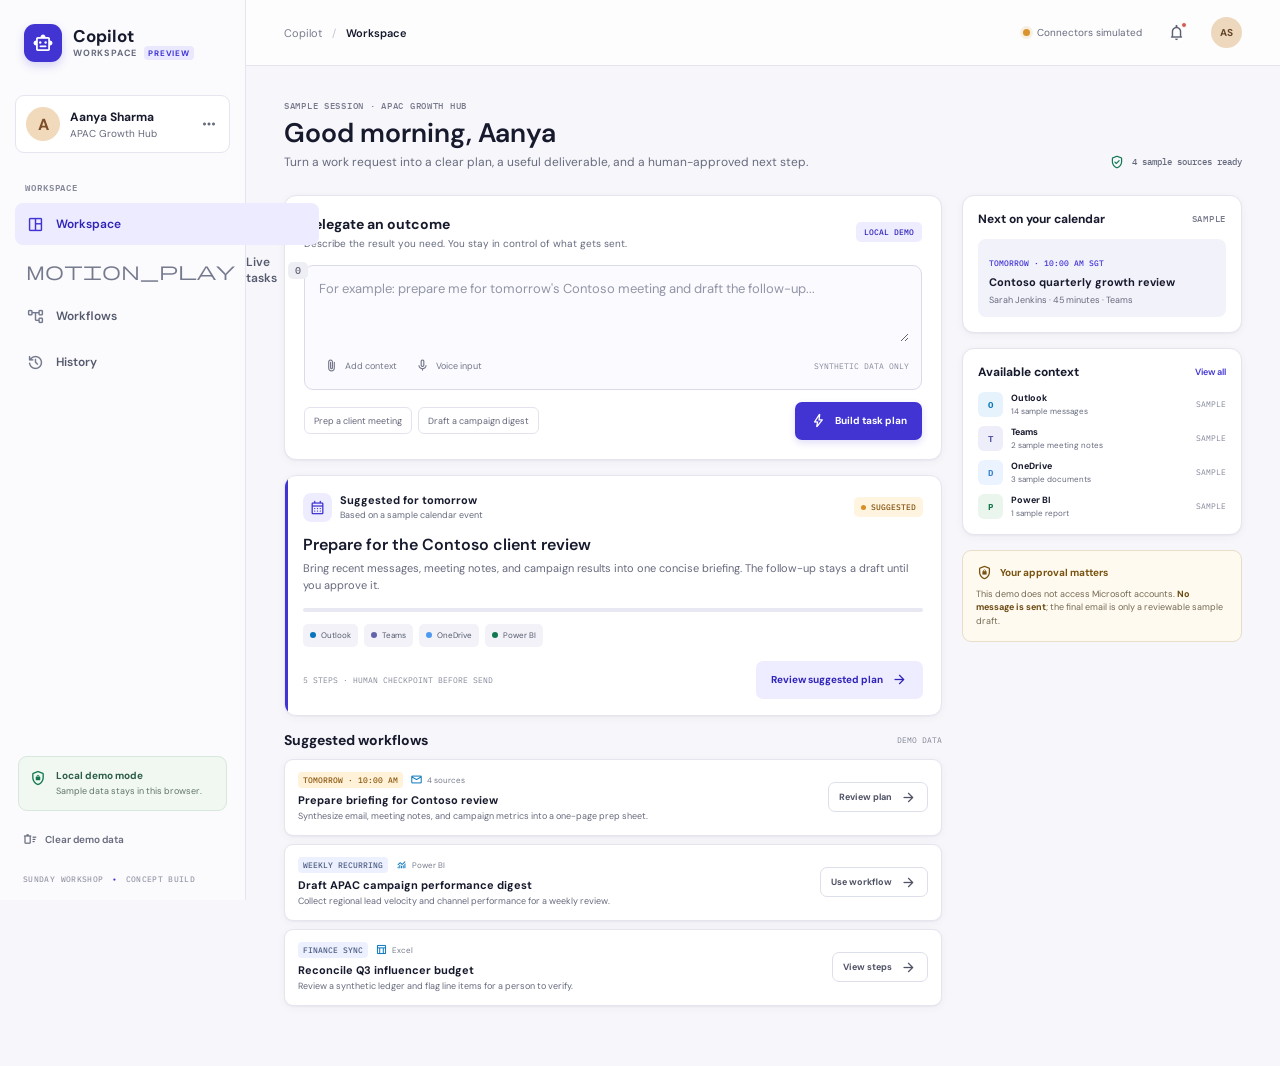
<file: index.html>
<!doctype html>
<html lang="en">
  <head>
    <meta charset="utf-8">
    <meta name="viewport" content="width=device-width, initial-scale=1">
    <meta name="theme-color" content="#f7f7fb">
    <meta name="description" content="Sunday Workshop is a portfolio prototype for planning, running, and reviewing an in-context Copilot task.">
    <title>Sunday Workshop | Copilot Workspace</title>
    <link rel="preconnect" href="https://fonts.googleapis.com">
    <link rel="preconnect" href="https://fonts.gstatic.com" crossorigin>
    <link href="https://fonts.googleapis.com/css2?family=DM+Sans:wght@400;500;600;700&family=IBM+Plex+Mono:wght@400;500;600&family=Material+Symbols+Rounded:opsz,wght,FILL,GRAD@20..48,400,0,0&display=swap" rel="stylesheet">
    <link rel="stylesheet" href="styles.css">
    <script src="app.js" defer></script>
  </head>
  <body>
    <div class="app-shell">
      <aside class="sidebar" aria-label="Main navigation">
        <a class="brand" href="#workspace" data-view="workspace" aria-label="Sunday Workshop workspace">
          <span class="brand-mark" aria-hidden="true"><span class="material-symbols-rounded">smart_toy</span></span>
          <span class="brand-copy"><strong>Copilot</strong><span>WORKSPACE <i>PREVIEW</i></span></span>
        </a>

        <div class="tenant-block">
          <span class="tenant-avatar">A</span>
          <span><strong>Aanya Sharma</strong><small>APAC Growth Hub</small></span>
          <span class="material-symbols-rounded tenant-more" aria-hidden="true">more_horiz</span>
        </div>

        <p class="nav-label">WORKSPACE</p>
        <nav class="primary-nav" aria-label="Workspace views">
          <button class="nav-item is-active" type="button" data-view="workspace"><span class="material-symbols-rounded" aria-hidden="true">space_dashboard</span><span>Workspace</span></button>
          <button class="nav-item" type="button" data-view="live"><span class="material-symbols-rounded" aria-hidden="true">motion_play</span><span>Live tasks</span><span class="nav-count" id="live-count">0</span></button>
          <button class="nav-item" type="button" data-view="workflows"><span class="material-symbols-rounded" aria-hidden="true">account_tree</span><span>Workflows</span></button>
          <button class="nav-item" type="button" data-view="history"><span class="material-symbols-rounded" aria-hidden="true">history</span><span>History</span></button>
        </nav>

        <div class="sidebar-bottom">
          <div class="privacy-note"><span class="material-symbols-rounded" aria-hidden="true">shield_lock</span><span><strong>Local demo mode</strong><small>Sample data stays in this browser.</small></span></div>
          <button class="text-button clear-button" type="button" data-action="clear-data"><span class="material-symbols-rounded" aria-hidden="true">delete_sweep</span>Clear demo data</button>
          <div class="sidebar-foot">SUNDAY WORKSHOP <span>•</span> CONCEPT BUILD</div>
        </div>
      </aside>

      <div class="main-column">
        <header class="topbar">
          <div class="breadcrumb"><span>Copilot</span><span class="crumb-divider">/</span><strong id="topbar-view">Workspace</strong></div>
          <div class="topbar-right">
            <span class="demo-status"><span class="status-dot"></span> Connectors simulated</span>
            <button class="icon-button notification-button" type="button" aria-label="Notifications"><span class="material-symbols-rounded" aria-hidden="true">notifications</span><span class="notification-dot"></span></button>
            <span class="avatar-small" aria-label="Aanya Sharma">AS</span>
          </div>
        </header>

        <main id="app-main" class="content" tabindex="-1"></main>
        <nav id="mobile-nav" class="mobile-nav" aria-label="Main navigation"></nav>
      </div>
    </div>
    <div id="toast" class="toast" role="status" aria-live="polite"></div>
  </body>
</html>
</file>
<file: styles.css>
:root {
  color-scheme: light;
  --canvas: #f7f7fb;
  --surface: #ffffff;
  --surface-soft: #f0f0fa;
  --surface-tint: #e9eaff;
  --ink: #171a2d;
  --muted: #666a7d;
  --line: #e4e5ef;
  --primary: #4134d2;
  --primary-strong: #3023ba;
  --blue: #0876bd;
  --green: #137852;
  --green-soft: #e7f5ed;
  --amber: #9b5a0c;
  --amber-soft: #fff4df;
  --red: #b3443e;
  --red-soft: #fff0ed;
  --shadow: 0 2px 8px rgba(29, 32, 59, .045), 0 1px 2px rgba(29, 32, 59, .04);
  --radius: 12px;
  font-family: "DM Sans", "Segoe UI", sans-serif;
  font-synthesis: none;
  text-rendering: optimizeLegibility;
}

* { box-sizing: border-box; }
body { margin: 0; min-width: 320px; background: var(--canvas); color: var(--ink); }
button, textarea { font: inherit; }
button { color: inherit; }
button:focus-visible, a:focus-visible, textarea:focus-visible { outline: 3px solid #8c87f3; outline-offset: 2px; }
.material-symbols-rounded { font-size: 20px; line-height: 1; font-weight: normal; font-style: normal; display: inline-flex; white-space: nowrap; direction: ltr; -webkit-font-feature-settings: "liga"; -webkit-font-smoothing: antialiased; font-feature-settings: "liga"; }
.app-shell { min-height: 100vh; display: grid; grid-template-columns: 246px minmax(0, 1fr); }
.sidebar { position: sticky; top: 0; height: 100vh; display: flex; flex-direction: column; padding: 24px 15px 16px; background: #fbfbfd; border-right: 1px solid var(--line); }
.brand { display: flex; align-items: center; gap: 11px; padding: 0 9px; color: inherit; text-decoration: none; }
.brand-mark { width: 38px; height: 38px; display: grid; place-items: center; color: white; background: var(--primary); border-radius: 11px; box-shadow: 0 4px 10px #4134d233; }
.brand-mark .material-symbols-rounded { font-size: 22px; }
.brand-copy { display: grid; gap: 1px; }
.brand-copy strong { font-size: 17px; line-height: 1.15; }
.brand-copy > span { color: var(--muted); font-size: 9px; letter-spacing: .09em; font-weight: 700; }
.brand-copy i { margin-left: 4px; padding: 2px 4px; color: var(--primary); background: #e9e8ff; border-radius: 4px; font-size: 8px; font-style: normal; }
.tenant-block { display: flex; align-items: center; gap: 10px; margin: 33px 0 26px; padding: 11px 10px; border: 1px solid var(--line); border-radius: 9px; background: var(--surface); }
.tenant-avatar, .avatar-small { flex: 0 0 auto; display: grid; place-items: center; border-radius: 50%; font-weight: 700; }
.tenant-avatar { width: 34px; height: 34px; color: #7c4d26; background: #f1d9bb; }
.tenant-block strong, .tenant-block small { display: block; }
.tenant-block strong { font-size: 12px; }
.tenant-block small { margin-top: 2px; color: var(--muted); font-size: 10px; }
.tenant-more { margin-left: auto; color: var(--muted); }
.nav-label { margin: 0 10px 8px; color: #85889a; font: 600 9px "IBM Plex Mono", monospace; letter-spacing: .1em; }
.primary-nav { display: grid; gap: 4px; }
.nav-item { width: 100%; min-height: 42px; display: flex; align-items: center; gap: 11px; padding: 0 11px; border: 0; border-radius: 8px; color: #565a6e; background: transparent; text-align: left; cursor: pointer; font-size: 12px; font-weight: 600; }
.nav-item .material-symbols-rounded { font-size: 19px; color: #75798d; }
.nav-item:hover { background: #f0f0f8; }
.nav-item.is-active { color: var(--primary-strong); background: #ecebff; }
.nav-item.is-active .material-symbols-rounded { color: var(--primary); }
.nav-count { margin-left: auto; min-width: 20px; padding: 2px 5px; border-radius: 5px; color: #5e6073; background: #eeeff4; text-align: center; font: 500 10px "IBM Plex Mono", monospace; }
.sidebar-bottom { margin-top: auto; }
.privacy-note { display: flex; align-items: flex-start; gap: 9px; margin: 0 3px 12px; padding: 12px 10px; border: 1px solid #d7e8dc; border-radius: 9px; background: #f1f8f2; color: var(--green); }
.privacy-note > .material-symbols-rounded { font-size: 18px; }
.privacy-note strong, .privacy-note small { display: block; }
.privacy-note strong { color: #2b5d46; font-size: 10px; }
.privacy-note small { margin-top: 3px; color: #62756a; font-size: 9px; line-height: 1.4; }
.text-button { display: inline-flex; align-items: center; gap: 7px; padding: 8px 7px; border: 0; color: var(--muted); background: transparent; cursor: pointer; font-size: 10px; font-weight: 600; }
.text-button .material-symbols-rounded { font-size: 16px; }
.text-button:hover { color: var(--red); }
.sidebar-foot { margin: 19px 8px 0; color: #989aaa; font: 500 8px "IBM Plex Mono", monospace; letter-spacing: .045em; }
.sidebar-foot span { padding: 0 3px; color: var(--primary); }
.main-column { min-width: 0; }
.topbar { height: 66px; display: flex; align-items: center; justify-content: space-between; padding: 0 38px; border-bottom: 1px solid var(--line); background: rgba(255,255,255,.76); }
.breadcrumb { display: flex; align-items: center; gap: 10px; color: #797c8d; font-size: 11px; }
.breadcrumb strong { color: var(--ink); font-weight: 600; }
.crumb-divider { color: #c4c5ce; }
.topbar-right { display: flex; align-items: center; gap: 18px; }
.demo-status { display: inline-flex; align-items: center; gap: 7px; color: #686b7d; font-size: 10px; }
.status-dot { width: 7px; height: 7px; border-radius: 50%; background: #d9932d; box-shadow: 0 0 0 3px #d9932d20; }
.icon-button { position: relative; width: 33px; height: 33px; display: grid; place-items: center; border: 0; border-radius: 8px; color: #5c6072; background: transparent; cursor: pointer; }
.icon-button:hover { background: var(--surface-soft); }
.icon-button .material-symbols-rounded { font-size: 19px; }
.notification-dot { position: absolute; top: 6px; right: 6px; width: 6px; height: 6px; border: 1px solid white; border-radius: 50%; background: #cf5c51; }
.avatar-small { width: 31px; height: 31px; color: #63452a; background: #eed8bd; font-size: 10px; }
.content { width: min(1320px, 100%); margin: 0 auto; padding: 34px 38px 60px; }
.eyebrow { color: #777a8c; font: 500 9px "IBM Plex Mono", monospace; letter-spacing: .08em; text-transform: uppercase; }
.page-heading { display: flex; align-items: flex-end; justify-content: space-between; gap: 24px; margin-bottom: 22px; }
.page-heading h1 { margin: 7px 0 5px; font-size: clamp(24px, 2.1vw, 31px); font-weight: 600; line-height: 1.13; letter-spacing: 0; }
.page-heading p { max-width: 570px; margin: 0; color: var(--muted); font-size: 12px; line-height: 1.6; }
.heading-meta { display: flex; align-items: center; gap: 7px; padding-bottom: 3px; white-space: nowrap; color: var(--muted); font: 500 9px "IBM Plex Mono", monospace; }
.heading-meta .material-symbols-rounded { font-size: 16px; color: var(--green); }
.workspace-grid { display: grid; grid-template-columns: minmax(0, 1fr) 280px; gap: 20px; align-items: start; }
.main-stack, .side-stack { display: grid; gap: 15px; min-width: 0; }
.panel { min-width: 0; border: 1px solid var(--line); border-radius: var(--radius); background: var(--surface); box-shadow: var(--shadow); }
.composer-panel { padding: 19px; }
.panel-heading { display: flex; align-items: center; justify-content: space-between; gap: 12px; }
.panel-heading h2, .section-heading h2 { margin: 0; font-size: 14px; font-weight: 700; }
.panel-heading p { margin: 4px 0 0; color: var(--muted); font-size: 10px; }
.mode-label { padding: 5px 8px; border-radius: 5px; color: var(--primary-strong); background: #eeedff; font: 500 8px "IBM Plex Mono", monospace; }
.composer { margin-top: 15px; padding: 11px 12px 9px; border: 1px solid #dadbea; border-radius: 9px; background: #fafaff; transition: border-color .2s, box-shadow .2s; }
.composer:focus-within { border-color: #8d87eb; box-shadow: 0 0 0 3px #7166dc1b; }
.composer textarea { width: 100%; min-height: 65px; resize: vertical; border: 0; outline: 0; color: var(--ink); background: transparent; font-size: 13px; line-height: 1.55; }
.composer textarea::placeholder { color: #9295a5; }
.composer-footer { display: flex; align-items: center; justify-content: space-between; gap: 12px; margin-top: 5px; }
.composer-tools { display: flex; align-items: center; gap: 4px; }
.tool-button { display: inline-flex; align-items: center; gap: 6px; min-height: 28px; padding: 0 7px; border: 0; border-radius: 6px; color: #727688; background: transparent; cursor: pointer; font-size: 9px; }
.tool-button .material-symbols-rounded { font-size: 15px; }
.tool-button:hover { color: var(--primary); background: #eeeeff; }
.composer-hint { color: #888b9b; font: 400 8px "IBM Plex Mono", monospace; }
.composer-actions { display: flex; align-items: center; justify-content: space-between; gap: 12px; margin-top: 12px; }
.quick-prompts { display: flex; align-items: center; gap: 6px; flex-wrap: wrap; }
.quick-prompt { min-height: 27px; padding: 0 9px; border: 1px solid #e3e3ef; border-radius: 6px; color: #626579; background: white; cursor: pointer; font-size: 9px; }
.quick-prompt:hover { border-color: #c3c0ee; color: var(--primary); background: #f8f7ff; }
.button { min-height: 38px; display: inline-flex; align-items: center; justify-content: center; gap: 8px; padding: 0 14px; border: 1px solid transparent; border-radius: 7px; cursor: pointer; font-size: 10px; font-weight: 700; transition: transform .16s, background .16s, border-color .16s; }
.button:active { transform: translateY(1px); }
.button .material-symbols-rounded { font-size: 17px; }
.button-primary { color: white; background: var(--primary); box-shadow: 0 3px 7px #4134d22a; }
.button-primary:hover { background: var(--primary-strong); }
.button-secondary { border-color: #dddfea; color: #4f5265; background: #fff; }
.button-secondary:hover { border-color: #c7c7d6; background: #f8f8fc; }
.button-soft { color: var(--primary-strong); background: #eeedff; }
.button-soft:hover { background: #e4e2ff; }
.button-danger { color: #a03934; background: var(--red-soft); border-color: #f4d9d5; }
.button-success { color: white; background: var(--green); }
.button-success:hover { background: #0e6746; }
.button-wide { width: 100%; }
.featured-task { position: relative; overflow: hidden; padding: 17px 18px 16px; }
.featured-task::before { position: absolute; top: 0; left: 0; width: 3px; height: 100%; background: var(--primary); content: ""; }
.feature-top, .feature-bottom { display: flex; align-items: center; justify-content: space-between; gap: 12px; }
.feature-top { margin-bottom: 12px; }
.feature-title { display: flex; align-items: center; gap: 8px; min-width: 0; }
.task-orb { width: 29px; height: 29px; display: grid; place-items: center; flex: 0 0 auto; border-radius: 8px; color: var(--primary); background: #eeedff; }
.task-orb .material-symbols-rounded { font-size: 17px; }
.feature-title strong { display: block; font-size: 11px; }
.feature-title small { display: block; margin-top: 2px; color: var(--muted); font-size: 9px; }
.state-tag { display: inline-flex; align-items: center; gap: 5px; padding: 5px 7px; border-radius: 5px; color: #81520e; background: var(--amber-soft); font: 500 8px "IBM Plex Mono", monospace; }
.state-tag .status-dot { width: 5px; height: 5px; background: #d79024; box-shadow: none; }
.featured-task h3 { margin: 0 0 5px; font-size: 16px; font-weight: 600; }
.featured-task > p { max-width: 690px; margin: 0; color: var(--muted); font-size: 11px; line-height: 1.55; }
.progress-line { height: 4px; overflow: hidden; margin: 14px 0 12px; border-radius: 8px; background: #e8e8f3; }
.progress-line > span { display: block; width: 0; height: 100%; border-radius: inherit; background: var(--primary); transition: width .5s ease; }
.connector-row { display: flex; align-items: center; gap: 6px; flex-wrap: wrap; }
.connector-pill { display: inline-flex; align-items: center; gap: 5px; min-height: 23px; padding: 0 7px; border-radius: 5px; color: #565a6d; background: #f2f2f8; font-size: 8px; }
.connector-pill b { width: 6px; height: 6px; border-radius: 50%; background: var(--blue); }
.connector-pill.teams b { background: #6264a7; }
.connector-pill.drive b { background: #4e9af0; }
.connector-pill.analytics b { background: var(--green); }
.feature-bottom { margin-top: 14px; }
.feature-bottom .microcopy { color: #878a9a; font: 400 8px "IBM Plex Mono", monospace; }
.section-heading { display: flex; align-items: center; justify-content: space-between; gap: 12px; margin-bottom: 10px; }
.section-heading small { color: #818497; font: 400 8px "IBM Plex Mono", monospace; text-transform: uppercase; }
.suggestion-list { display: grid; gap: 8px; }
.suggestion { display: grid; grid-template-columns: 1fr auto; align-items: center; gap: 12px; padding: 12px 13px; border: 1px solid var(--line); border-radius: 9px; background: white; box-shadow: var(--shadow); }
.suggestion-copy { min-width: 0; }
.suggestion-meta { display: flex; align-items: center; gap: 7px; flex-wrap: wrap; margin-bottom: 5px; }
.priority-label, .frequency-label { padding: 3px 5px; border-radius: 4px; color: #8b5710; background: #fff2d8; font: 500 8px "IBM Plex Mono", monospace; }
.frequency-label { color: #4d5d84; background: #edf1ff; }
.source-caption { display: inline-flex; align-items: center; gap: 4px; color: #777b8c; font-size: 8px; }
.source-caption .material-symbols-rounded { color: var(--blue); font-size: 13px; }
.suggestion h3 { margin: 0 0 3px; font-size: 11px; font-weight: 700; }
.suggestion p { max-width: 650px; margin: 0; color: var(--muted); font-size: 9px; line-height: 1.45; }
.suggestion .button { min-height: 30px; padding: 0 10px; font-size: 9px; }
.side-panel { padding: 15px; }
.section-title-line { display: flex; align-items: center; justify-content: space-between; gap: 8px; margin-bottom: 12px; }
.section-title-line h2 { margin: 0; font-size: 12px; }
.section-title-line a { color: var(--primary); cursor: pointer; text-decoration: none; font-size: 9px; font-weight: 600; }
.today-event { padding: 11px; border-radius: 8px; background: #f2f2fb; }
.event-date { display: inline-block; margin-bottom: 7px; color: var(--primary); font: 500 8px "IBM Plex Mono", monospace; }
.today-event strong { display: block; font-size: 11px; line-height: 1.4; }
.today-event p { margin: 4px 0 0; color: var(--muted); font-size: 9px; }
.source-list { display: grid; gap: 9px; }
.source-item { display: flex; align-items: center; gap: 8px; }
.source-logo { width: 25px; height: 25px; display: grid; place-items: center; border-radius: 6px; color: var(--blue); background: #e7f3fc; font: 700 9px "IBM Plex Mono", monospace; }
.source-logo.teams-logo { color: #5557a4; background: #eeedfa; }
.source-logo.drive-logo { color: #3983cf; background: #eaf3ff; }
.source-logo.excel-logo { color: #15784d; background: #e9f5ed; }
.source-item strong, .source-item small { display: block; }
.source-item strong { font-size: 9px; }
.source-item small { margin-top: 2px; color: var(--muted); font-size: 8px; }
.source-item .source-state { margin-left: auto; color: #85889a; font: 400 8px "IBM Plex Mono", monospace; }
.trust-panel { padding: 13px; border: 1px solid #e7ddc8; border-radius: 9px; background: #fffaf0; }
.trust-heading { display: flex; align-items: center; gap: 7px; color: #78520f; font-size: 10px; font-weight: 700; }
.trust-heading .material-symbols-rounded { font-size: 17px; }
.trust-panel p { margin: 7px 0 0; color: #736953; font-size: 9px; line-height: 1.5; }
.trust-panel strong { color: #6b4a12; }
.metric-row { display: grid; grid-template-columns: 1fr 1fr; gap: 8px; margin-top: 12px; }
.metric { padding: 10px; border-radius: 7px; background: #f4f4fa; }
.metric strong { display: block; font: 600 16px "IBM Plex Mono", monospace; }
.metric span { display: block; margin-top: 4px; color: var(--muted); font-size: 8px; }
.view-narrow { max-width: 900px; margin: 0 auto; }
.view-actions { display: flex; align-items: center; gap: 8px; }
.request-box { padding: 15px; border: 1px solid #dfdff0; border-radius: 9px; background: #f1f1fb; }
.request-label { display: flex; align-items: center; gap: 7px; margin-bottom: 8px; color: #666a7d; font: 500 8px "IBM Plex Mono", monospace; letter-spacing: .05em; text-transform: uppercase; }
.request-label .material-symbols-rounded { color: var(--primary); font-size: 16px; }
.request-box p { margin: 0; color: #383b4f; font-size: 11px; line-height: 1.65; }
.plan-summary { display: grid; grid-template-columns: minmax(0,1fr) auto; align-items: center; gap: 15px; margin-top: 13px; padding: 14px 15px; border-radius: 9px; background: #e9eaff; }
.plan-summary h2 { margin: 0 0 5px; font-size: 14px; }
.plan-summary p { margin: 0; color: #686b7f; font-size: 9px; }
.plan-duration { color: var(--primary); font: 500 9px "IBM Plex Mono", monospace; }
.checkpoint-banner { display: flex; align-items: flex-start; gap: 8px; margin-top: 11px; padding: 10px; border: 1px solid #f1d9ab; border-radius: 7px; color: #755319; background: #fff8e9; font-size: 9px; line-height: 1.5; }
.checkpoint-banner .material-symbols-rounded { flex: 0 0 auto; font-size: 16px; }
.agent-row { display: flex; align-items: center; gap: 8px; overflow-x: auto; padding: 1px 0 3px; }
.agent-chip { flex: 0 0 auto; display: inline-flex; align-items: center; gap: 6px; min-height: 29px; padding: 0 9px; border: 1px solid #e5e5ef; border-radius: 6px; background: white; font-size: 9px; }
.agent-chip .material-symbols-rounded { font-size: 15px; color: var(--primary); }
.agent-chip small { color: var(--muted); font-size: 8px; }
.step-list { position: relative; display: grid; gap: 0; padding: 8px 14px; }
.step-list::before { position: absolute; top: 25px; bottom: 30px; left: 28px; width: 1px; background: #d9d9ec; content: ""; }
.step { position: relative; display: grid; grid-template-columns: 29px minmax(0,1fr) auto; gap: 10px; align-items: start; padding: 11px 0; }
.step-index { z-index: 1; width: 27px; height: 27px; display: grid; place-items: center; border: 1px solid #dcdcf0; border-radius: 50%; color: var(--primary); background: #f0efff; font: 500 9px "IBM Plex Mono", monospace; }
.step-copy strong { display: block; margin: 1px 0 3px; font-size: 10px; }
.step-copy p { margin: 0; color: var(--muted); font-size: 9px; line-height: 1.5; }
.step-status { padding: 4px 6px; border-radius: 4px; color: #777a8a; background: #f1f1f5; font: 500 7px "IBM Plex Mono", monospace; white-space: nowrap; }
.step-checkpoint .step-index { color: var(--amber); border-color: #edcf91; background: #fff4d8; }
.step-checkpoint .step-status { color: #845811; background: #fff4d8; }
.plan-bottom { display: flex; align-items: center; justify-content: space-between; gap: 14px; margin-top: 14px; padding-top: 13px; border-top: 1px solid var(--line); }
.plan-bottom p { max-width: 420px; margin: 0; color: var(--muted); font-size: 8px; line-height: 1.5; }
.execution-header { padding: 17px; }
.execution-title-row { display: flex; align-items: flex-start; justify-content: space-between; gap: 15px; }
.execution-title-row h1 { margin: 5px 0 4px; font-size: 19px; font-weight: 600; }
.execution-title-row p { margin: 0; color: var(--muted); font-size: 9px; }
.progress-number { color: var(--primary); font: 500 10px "IBM Plex Mono", monospace; }
.execution-header .progress-line { height: 6px; margin: 15px 0 9px; }
.execution-meta { display: flex; justify-content: space-between; color: #777a8d; font: 400 8px "IBM Plex Mono", monospace; }
.execution-controls { display: flex; gap: 7px; margin-top: 14px; }
.execution-controls .button { min-height: 33px; }
.activity-panel { padding: 16px; }
.activity-heading { display: flex; align-items: center; justify-content: space-between; gap: 10px; margin-bottom: 11px; }
.activity-heading strong { font-size: 11px; }
.live-indicator { display: inline-flex; align-items: center; gap: 5px; color: var(--green); font: 500 8px "IBM Plex Mono", monospace; }
.live-indicator .status-dot { width: 6px; height: 6px; background: var(--green); box-shadow: none; }
.activity-message { margin: 0 0 13px; font-size: 12px; line-height: 1.5; }
.activity-feed { display: grid; gap: 0; padding: 7px 10px; border-radius: 7px; background: #f4f4fa; }
.feed-item { display: flex; align-items: center; justify-content: space-between; gap: 12px; min-height: 31px; font-size: 9px; }
.feed-item > span:first-child { display: flex; align-items: center; gap: 7px; min-width: 0; }
.feed-item .material-symbols-rounded { color: var(--green); font-size: 15px; }
.feed-item.active .material-symbols-rounded { color: var(--primary); }
.feed-item small { color: var(--green); font: 500 8px "IBM Plex Mono", monospace; white-space: nowrap; }
.feed-item.active small { color: var(--primary); }
.execution-steps { padding: 4px 15px 10px; }
.execution-steps .step { padding: 10px 0; }
.execution-steps .step.is-done .step-index { color: white; border-color: var(--green); background: var(--green); }
.execution-steps .step.is-current .step-index { color: white; border-color: var(--primary); background: var(--primary); box-shadow: 0 0 0 4px #4134d218; }
.execution-steps .step.is-current .step-status { color: var(--primary); background: #eeedff; }
.execution-steps .step.is-paused .step-index { color: var(--amber); border-color: #e5bb6f; background: var(--amber-soft); }
.execution-footer { display: flex; justify-content: space-between; align-items: center; gap: 12px; padding: 12px 15px; border-top: 1px solid var(--line); color: #777a8d; font-size: 8px; }
.source-grid { display: grid; grid-template-columns: repeat(4, 1fr); gap: 7px; }
.source-tile { display: flex; align-items: center; gap: 8px; min-width: 0; padding: 9px; border-radius: 7px; background: #f3f3fa; }
.source-tile .source-logo { flex: 0 0 auto; }
.source-tile strong, .source-tile small { display: block; overflow: hidden; text-overflow: ellipsis; white-space: nowrap; }
.source-tile strong { font-size: 9px; }
.source-tile small { margin-top: 3px; color: var(--muted); font-size: 8px; }
.trace-note { display: flex; align-items: flex-start; gap: 9px; padding: 12px; border-radius: 8px; background: #f0f0fa; }
.trace-note .material-symbols-rounded { color: var(--primary); font-size: 17px; }
.trace-note strong { display: block; font-size: 9px; }
.trace-note p { margin: 4px 0 0; color: var(--muted); font-size: 8px; line-height: 1.5; }
.review-grid { display: grid; grid-template-columns: minmax(0,1.2fr) minmax(260px,.8fr); gap: 14px; align-items: start; }
.email-card { overflow: hidden; }
.email-top { display: flex; align-items: center; gap: 9px; padding: 12px 14px; border-bottom: 1px solid var(--line); background: #fafaff; }
.email-top .source-logo { width: 29px; height: 29px; }
.email-top strong { display: block; font-size: 10px; }
.email-top small { display: block; margin-top: 3px; color: var(--muted); font: 400 8px "IBM Plex Mono", monospace; }
.email-status { margin-left: auto; color: #8e5d14; font: 500 7px "IBM Plex Mono", monospace; }
.email-fields { display: grid; gap: 7px; padding: 12px 14px; border-bottom: 1px solid #f0f0f3; }
.email-field { display: grid; grid-template-columns: 39px minmax(0,1fr); gap: 8px; font-size: 9px; }
.email-field span { color: #85889a; }
.email-field strong { overflow-wrap: anywhere; font-weight: 500; }
.email-copy { padding: 15px 17px 11px; color: #414457; font-size: 10px; line-height: 1.8; }
.email-copy p { margin: 0 0 10px; }
.email-copy textarea { width: 100%; min-height: 220px; resize: vertical; border: 1px solid transparent; border-radius: 6px; padding: 8px; color: inherit; background: transparent; font-size: inherit; line-height: inherit; }
.email-copy textarea:focus { border-color: #c6c3ee; background: #fcfcff; }
.attachment { display: flex; align-items: center; gap: 7px; margin: 0 15px 13px; padding: 9px; border-radius: 6px; color: #575a6c; background: #f3f3fa; font-size: 8px; }
.attachment .material-symbols-rounded { color: var(--primary); font-size: 16px; }
.review-actions { display: flex; gap: 8px; padding: 0 14px 14px; }
.review-actions .button { min-height: 34px; }
.deliverable-panel { padding: 14px; }
.deliverable-header { display: flex; align-items: center; justify-content: space-between; gap: 10px; margin-bottom: 10px; }
.deliverable-header h2 { margin: 0; font-size: 11px; }
.verified-tag { display: inline-flex; align-items: center; gap: 4px; color: var(--green); font: 500 8px "IBM Plex Mono", monospace; }
.verified-tag .material-symbols-rounded { font-size: 14px; }
.deliverable-file { display: flex; align-items: center; gap: 9px; padding: 10px; border-radius: 7px; background: #f3f3fa; }
.file-icon { width: 29px; height: 32px; display: grid; place-items: center; border-radius: 5px; color: var(--blue); background: #e3f1fb; }
.file-icon .material-symbols-rounded { font-size: 17px; }
.deliverable-file strong { display: block; font-size: 9px; }
.deliverable-file small { display: block; margin-top: 3px; color: var(--muted); font-size: 8px; }
.insight-list { display: grid; gap: 7px; margin-top: 11px; }
.insight { padding: 9px; border-radius: 6px; background: #f8f7ff; }
.insight strong { display: block; font-size: 9px; }
.insight p { margin: 4px 0 0; color: var(--muted); font-size: 8px; line-height: 1.5; }
.audit-card { margin-top: 14px; padding: 13px 14px; border: 1px solid #dce9df; border-radius: 9px; background: #f4faf5; }
.audit-card h2 { margin: 0 0 8px; color: #315c45; font-size: 10px; }
.audit-line { display: flex; align-items: flex-start; gap: 8px; padding: 5px 0; color: #56685d; font-size: 8px; line-height: 1.5; }
.audit-line .material-symbols-rounded { color: var(--green); font-size: 14px; }
.completion-banner { display: flex; align-items: center; gap: 13px; padding: 17px; border: 1px solid #d9eadf; border-radius: 10px; background: linear-gradient(110deg, #edf8f0, #ffffff 80%); }
.completion-check { width: 39px; height: 39px; display: grid; place-items: center; flex: 0 0 auto; border-radius: 50%; color: white; background: var(--green); }
.completion-check .material-symbols-rounded { font-size: 22px; }
.completion-banner h1 { margin: 0 0 3px; font-size: 18px; font-weight: 600; }
.completion-banner p { margin: 0; color: #627469; font-size: 9px; line-height: 1.5; }
.completion-layout { display: grid; grid-template-columns: minmax(0,1.3fr) minmax(250px,.7fr); gap: 14px; margin-top: 14px; }
.outcome-list { display: grid; gap: 9px; }
.outcome-item { padding: 12px; border: 1px solid var(--line); border-radius: 8px; background: white; }
.outcome-item-top { display: flex; align-items: center; gap: 8px; }
.outcome-item h2 { margin: 0; font-size: 10px; }
.outcome-item p { margin: 7px 0 0; color: var(--muted); font-size: 9px; line-height: 1.55; }
.outcome-item .button { min-height: 29px; margin-top: 9px; padding: 0 9px; font-size: 8px; }
.audit-summary { padding: 14px; }
.audit-summary h2 { margin: 0 0 11px; font-size: 11px; }
.agent-audit { display: grid; gap: 8px; }
.agent-audit-row { display: flex; align-items: center; gap: 7px; font-size: 9px; }
.agent-audit-row .material-symbols-rounded { color: var(--green); font-size: 15px; }
.agent-audit-row small { margin-left: auto; color: var(--muted); font-size: 8px; }
.reuse-banner { display: flex; align-items: center; justify-content: space-between; gap: 12px; margin-top: 13px; padding: 12px 14px; border-radius: 8px; background: #efeeff; }
.reuse-banner strong { display: block; font-size: 10px; }
.reuse-banner p { margin: 3px 0 0; color: var(--muted); font-size: 8px; }
.list-view { display: grid; gap: 9px; }
.list-card { display: flex; align-items: center; gap: 12px; padding: 14px; border: 1px solid var(--line); border-radius: 9px; background: white; box-shadow: var(--shadow); }
.list-card .task-orb { width: 34px; height: 34px; }
.list-card-copy { flex: 1; min-width: 0; }
.list-card-copy strong { display: block; font-size: 10px; }
.list-card-copy p { margin: 4px 0 0; overflow: hidden; color: var(--muted); font-size: 8px; text-overflow: ellipsis; white-space: nowrap; }
.list-card-meta { display: flex; align-items: center; gap: 8px; color: var(--muted); font: 400 8px "IBM Plex Mono", monospace; }
.empty-state { padding: 38px 20px; border: 1px dashed #d5d5e2; border-radius: 10px; color: #7a7d8e; background: rgba(255,255,255,.55); text-align: center; }
.empty-state .material-symbols-rounded { color: #7772dc; font-size: 25px; }
.empty-state h2 { margin: 8px 0 4px; color: var(--ink); font-size: 13px; }
.empty-state p { max-width: 370px; margin: 0 auto; font-size: 9px; line-height: 1.6; }
.workflow-grid { display: grid; grid-template-columns: repeat(2,minmax(0,1fr)); gap: 10px; }
.workflow-card { padding: 14px; border: 1px solid var(--line); border-radius: 9px; background: white; box-shadow: var(--shadow); }
.workflow-card .task-orb { margin-bottom: 10px; }
.workflow-card h2 { margin: 0 0 5px; font-size: 11px; }
.workflow-card p { min-height: 29px; margin: 0; color: var(--muted); font-size: 9px; line-height: 1.5; }
.workflow-card .connector-row { margin-top: 11px; }
.workflow-card .button { width: 100%; margin-top: 12px; }
.history-filter { display: flex; align-items: center; justify-content: space-between; margin-bottom: 11px; }
.history-filter span { color: var(--muted); font-size: 9px; }
.toast { position: fixed; z-index: 5; right: 23px; bottom: 22px; max-width: min(380px, calc(100vw - 32px)); padding: 11px 15px; transform: translateY(12px); border: 1px solid #353844; border-radius: 7px; color: white; background: #25283a; box-shadow: 0 8px 28px #1b1d3028; opacity: 0; pointer-events: none; font-size: 10px; transition: opacity .2s, transform .2s; }
.toast.is-visible { transform: translateY(0); opacity: 1; }
.mobile-nav { display: none; }
.is-hidden { display: none !important; }
.muted { color: var(--muted); }

@media (min-width: 1450px) { .content { padding-right: 52px; padding-left: 52px; } }
@media (max-width: 1060px) {
  .app-shell { grid-template-columns: 210px minmax(0,1fr); }
  .sidebar { padding-right: 11px; padding-left: 11px; }
  .topbar { padding-right: 25px; padding-left: 25px; }
  .content { padding: 28px 25px 50px; }
  .workspace-grid { grid-template-columns: minmax(0,1fr) 245px; gap: 13px; }
  .source-grid { grid-template-columns: repeat(2,minmax(0,1fr)); }
}
@media (max-width: 780px) {
  .app-shell { display: block; padding-bottom: 60px; }
  .sidebar { display: none; }
  .topbar { height: 57px; padding: 0 17px; }
  .topbar-right { gap: 11px; }
  .demo-status { font-size: 8px; }
  .content { padding: 23px 16px 35px; }
  .page-heading { align-items: flex-start; margin-bottom: 16px; }
  .page-heading h1 { font-size: 25px; }
  .heading-meta { display: none; }
  .workspace-grid { grid-template-columns: 1fr; }
  .side-stack { grid-template-columns: repeat(2,minmax(0,1fr)); }
  .side-stack > :last-child { grid-column: 1 / -1; }
  .review-grid, .completion-layout { grid-template-columns: 1fr; }
  .mobile-nav { position: fixed; z-index: 4; right: 0; bottom: 0; left: 0; height: 61px; display: grid; grid-template-columns: repeat(4,1fr); border-top: 1px solid var(--line); background: rgba(255,255,255,.97); backdrop-filter: blur(12px); }
  .mobile-nav .nav-item { min-height: 60px; flex-direction: column; justify-content: center; gap: 2px; border-radius: 0; padding: 5px 3px; font-size: 8px; }
  .mobile-nav .nav-item .material-symbols-rounded { font-size: 19px; }
  .mobile-nav .nav-count { display: none; }
  .sidebar-bottom { display: none; }
}
@media (max-width: 540px) {
  .content { padding: 19px 13px 100px; }
  .topbar { padding: 0 13px; }
  .topbar-right { gap: 7px; }
  .demo-status { gap: 5px; }
  .breadcrumb { gap: 7px; font-size: 10px; }
  .page-heading { display: block; }
  .page-heading h1 { font-size: 23px; }
  .page-heading p { font-size: 10px; }
  .workspace-grid { gap: 11px; }
  .main-stack, .side-stack { gap: 11px; }
  .side-stack { grid-template-columns: 1fr; }
  .side-stack > :last-child { grid-column: auto; }
  .composer-panel { padding: 14px; }
  .composer textarea { min-height: 72px; font-size: 12px; }
  .composer-hint { display: none; }
  .composer-actions { align-items: stretch; flex-direction: column; }
  .quick-prompts { flex-wrap: nowrap; overflow-x: auto; padding-bottom: 2px; }
  .quick-prompt { flex: 0 0 auto; }
  .feature-bottom { align-items: flex-start; flex-direction: column; }
  .suggestion { grid-template-columns: 1fr; }
  .suggestion .button { width: 100%; }
  .suggestion p { font-size: 9px; }
  .suggestion-meta { gap: 5px; }
  .plan-summary { grid-template-columns: 1fr; }
  .plan-duration { display: none; }
  .plan-bottom { align-items: stretch; flex-direction: column; }
  .plan-bottom .button { width: 100%; }
  .step-list { padding-right: 10px; padding-left: 10px; }
  .step { grid-template-columns: 27px minmax(0,1fr); gap: 8px; }
  .step-status { grid-column: 2; justify-self: start; margin-top: -3px; }
  .step-list::before { left: 23px; }
  .source-grid { grid-template-columns: repeat(2,minmax(0,1fr)); }
  .execution-title-row h1 { font-size: 16px; }
  .execution-controls { display: grid; grid-template-columns: 1fr 1fr; }
  .execution-meta { font-size: 7px; }
  .review-actions { flex-wrap: wrap; }
  .review-actions .button { flex: 1 1 auto; }
  .completion-banner { align-items: flex-start; padding: 13px; }
  .completion-banner h1 { font-size: 15px; }
  .reuse-banner { align-items: flex-start; flex-direction: column; }
  .list-card { align-items: flex-start; flex-wrap: wrap; }
  .list-card-meta { width: 100%; padding-left: 46px; }
  .workflow-grid { grid-template-columns: 1fr; }
  .workflow-card p { min-height: 0; }
}
@media (prefers-reduced-motion: reduce) {
  *, *::before, *::after { scroll-behavior: auto !important; transition-duration: .01ms !important; animation-duration: .01ms !important; animation-iteration-count: 1 !important; }
}
</file>
